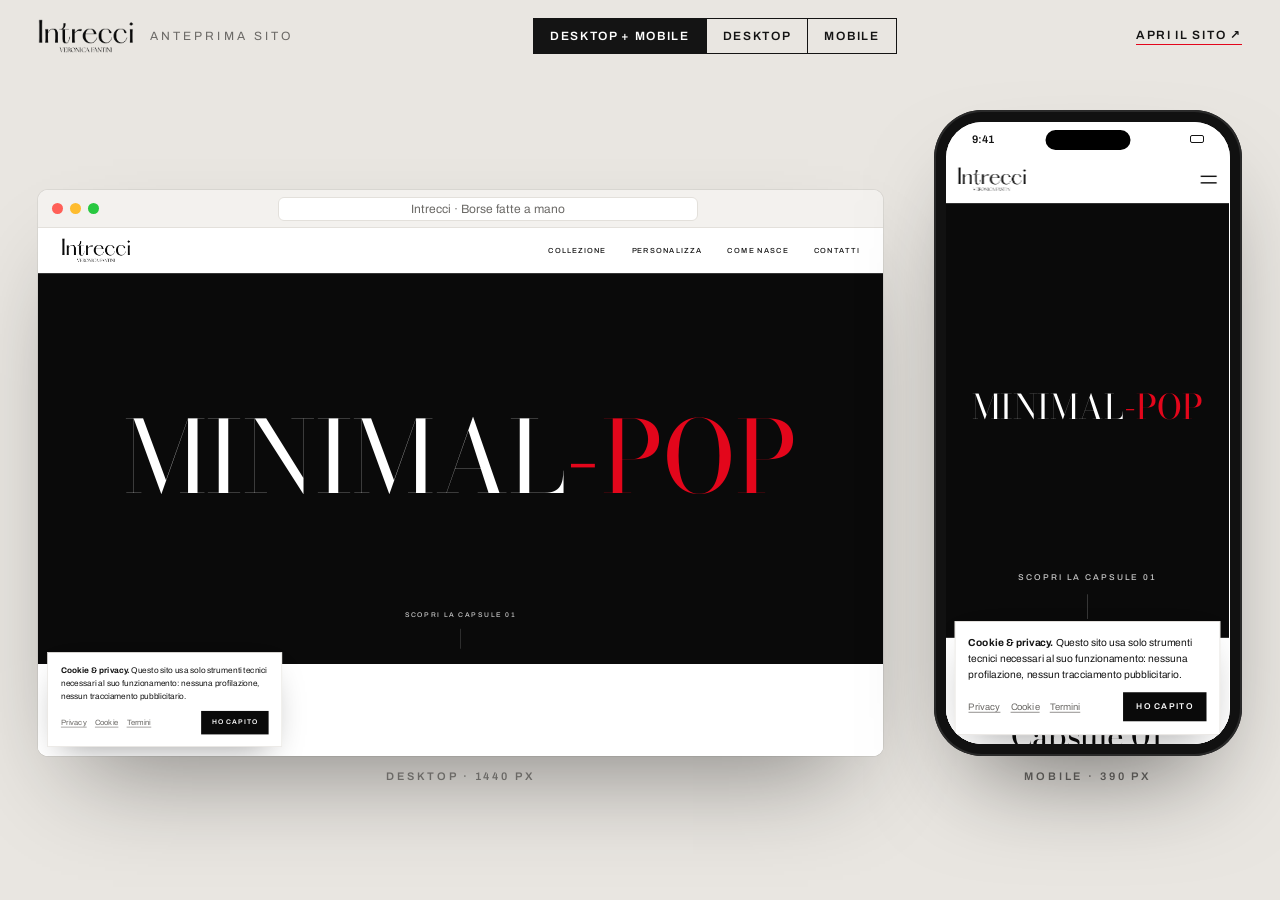
<file: anteprima.html>
<!doctype html>
<html lang="it">
<head>
  <meta charset="utf-8">
  <meta name="viewport" content="width=device-width, initial-scale=1">
  <title>Intrecci – Anteprima desktop e mobile</title>
  <meta name="robots" content="noindex, nofollow">
  <link rel="icon" href="favicon-32.png" sizes="32x32" type="image/png">
  <link rel="preconnect" href="https://fonts.googleapis.com">
  <link rel="preconnect" href="https://fonts.gstatic.com" crossorigin>
  <link rel="stylesheet" href="https://fonts.googleapis.com/css2?family=Archivo:wdth,wght@62..125,100..900&display=swap">
  <style>
    :root { --bg: #e9e6e1; --ink: #141414; --red: #e3061b; --line: #d6d2cb; }
    * { box-sizing: border-box; }
    body {
      margin: 0; min-height: 100vh; background: var(--bg); color: var(--ink);
      font-family: "Archivo", system-ui, sans-serif; -webkit-font-smoothing: antialiased;
    }
    .bar {
      display: flex; align-items: center; justify-content: space-between; gap: 16px; flex-wrap: wrap;
      padding: 18px clamp(16px, 3vw, 40px);
    }
    .bar-brand { display: flex; align-items: center; gap: 16px; }
    .bar-brand img { height: 34px; width: auto; }
    .bar-brand span { font-size: 12px; letter-spacing: .26em; text-transform: uppercase; color: #6b6966; }
    .modes { display: inline-flex; border: 1px solid var(--ink); }
    .modes button {
      font: inherit; font-size: 12px; font-weight: 600; letter-spacing: .14em; text-transform: uppercase;
      padding: 10px 16px; border: 0; background: transparent; color: var(--ink); cursor: pointer;
    }
    .modes button + button { border-left: 1px solid var(--ink); }
    .modes button[aria-pressed="true"] { background: var(--ink); color: #fff; }
    .open-site {
      font-size: 12px; font-weight: 600; letter-spacing: .14em; text-transform: uppercase;
      color: var(--ink); text-decoration: none; border-bottom: 1px solid var(--red); padding-bottom: 2px;
    }

    .stage {
      display: flex; align-items: flex-end; justify-content: center; gap: clamp(24px, 4vw, 64px);
      padding: clamp(12px, 3vw, 40px) clamp(16px, 3vw, 40px) 56px;
    }
    .label {
      margin: 14px 0 0; text-align: center;
      font-size: 11px; font-weight: 600; letter-spacing: .26em; text-transform: uppercase; color: #6b6966;
    }

    /* Desktop: finestra browser */
    .desktop { flex: 1 1 auto; max-width: 1180px; min-width: 0; }
    .browser {
      background: #fff; border-radius: 10px; overflow: hidden;
      box-shadow: 0 50px 100px -40px rgba(0,0,0,.45), 0 0 0 1px rgba(0,0,0,.06);
    }
    .browser-bar {
      display: flex; align-items: center; gap: 7px; height: 38px; padding: 0 14px;
      background: #f3f1ee; border-bottom: 1px solid #e3e0db;
    }
    .browser-bar i { width: 11px; height: 11px; border-radius: 50%; background: #d9d5cf; }
    .browser-bar i:first-child { background: #ff5f57; }
    .browser-bar i:nth-child(2) { background: #febc2e; }
    .browser-bar i:nth-child(3) { background: #28c840; }
    .url {
      flex: 1; max-width: 420px; margin: 0 auto; height: 24px; border-radius: 6px; background: #fff;
      display: grid; place-items: center; font-size: 12px; color: #6b6966; border: 1px solid #e3e0db;
    }

    /* Mobile: telefono */
    .mobile { flex: 0 0 auto; width: clamp(240px, 24vw, 330px); }
    .phone {
      position: relative; padding: 12px; border-radius: 48px; background: #111;
      box-shadow: 0 50px 100px -40px rgba(0,0,0,.55), inset 0 0 0 2px #2a2a2a;
    }
    .phone-inner { border-radius: 36px; overflow: hidden; background: #fff; }
    .status {
      position: relative; height: 34px; background: #fff;
      display: flex; align-items: center; justify-content: space-between; padding: 0 26px;
      font-size: 11px; font-weight: 600;
    }
    .island {
      position: absolute; top: 8px; left: 50%; transform: translateX(-50%);
      width: 30%; height: 20px; border-radius: 20px; background: #000;
    }
    .status-icons { display: flex; gap: 4px; align-items: center; }
    .status-icons b { display: block; width: 14px; height: 8px; border-radius: 2px; border: 1.5px solid var(--ink); }

    .screen { position: relative; overflow: hidden; background: #fff; }
    .screen iframe {
      position: absolute; top: 0; left: 0; border: 0; transform-origin: 0 0; background: #fff;
    }

    [data-mode="desktop"] .mobile, [data-mode="mobile"] .desktop { display: none; }
    [data-mode="mobile"] .mobile { width: min(390px, 100%); }

    @media (max-width: 760px) {
      .stage { flex-direction: column; align-items: center; }
      .desktop { width: 100%; }
      .mobile { width: min(320px, 86vw); }
    }
  </style>
</head>
<body>
  <header class="bar">
    <div class="bar-brand">
      <img src="assets/img/logo-intrecci-nero.png" alt="Intrecci" width="541" height="193">
      <span>Anteprima sito</span>
    </div>
    <div class="modes" role="group" aria-label="Dispositivo">
      <button type="button" data-set="both" aria-pressed="true">Desktop + Mobile</button>
      <button type="button" data-set="desktop" aria-pressed="false">Desktop</button>
      <button type="button" data-set="mobile" aria-pressed="false">Mobile</button>
    </div>
    <a class="open-site" href="index.html" target="_blank" rel="noopener">Apri il sito ↗</a>
  </header>

  <main class="stage" id="stage" data-mode="both">
    <section class="desktop" aria-label="Anteprima desktop">
      <div class="browser">
        <div class="browser-bar"><i></i><i></i><i></i><div class="url">Intrecci · Borse fatte a mano</div></div>
        <div class="screen" data-w="1440" data-h="900">
          <iframe src="index.html" title="Sito Intrecci – versione desktop" width="1440" height="900"></iframe>
        </div>
      </div>
      <p class="label">Desktop · 1440 px</p>
    </section>

    <section class="mobile" aria-label="Anteprima mobile">
      <div class="phone">
        <div class="phone-inner">
          <div class="status" aria-hidden="true"><span>9:41</span><span class="island"></span><span class="status-icons"><b></b></span></div>
          <div class="screen" data-w="390" data-h="810">
            <iframe src="index.html" title="Sito Intrecci – versione mobile" width="390" height="810"></iframe>
          </div>
        </div>
      </div>
      <p class="label">Mobile · 390 px</p>
    </section>
  </main>

  <script>
    // Ogni iframe viene renderizzato alla sua misura reale e poi rimpicciolito per stare nella cornice.
    var screens = document.querySelectorAll('.screen');
    function fit() {
      screens.forEach(function (s) {
        var w = +s.dataset.w, h = +s.dataset.h, k = s.clientWidth / w;
        var f = s.querySelector('iframe');
        f.style.transform = 'scale(' + k + ')';
        s.style.height = (h * k) + 'px';
      });
    }
    if ('ResizeObserver' in window) {
      var ro = new ResizeObserver(fit);
      screens.forEach(function (s) { ro.observe(s); });
    }
    window.addEventListener('resize', fit);
    fit();

    var stage = document.getElementById('stage');
    document.querySelectorAll('.modes button').forEach(function (b) {
      b.addEventListener('click', function () {
        stage.dataset.mode = b.dataset.set;
        document.querySelectorAll('.modes button').forEach(function (x) { x.setAttribute('aria-pressed', String(x === b)); });
        fit();
      });
    });
  </script>
</body>
</html>
</file>
